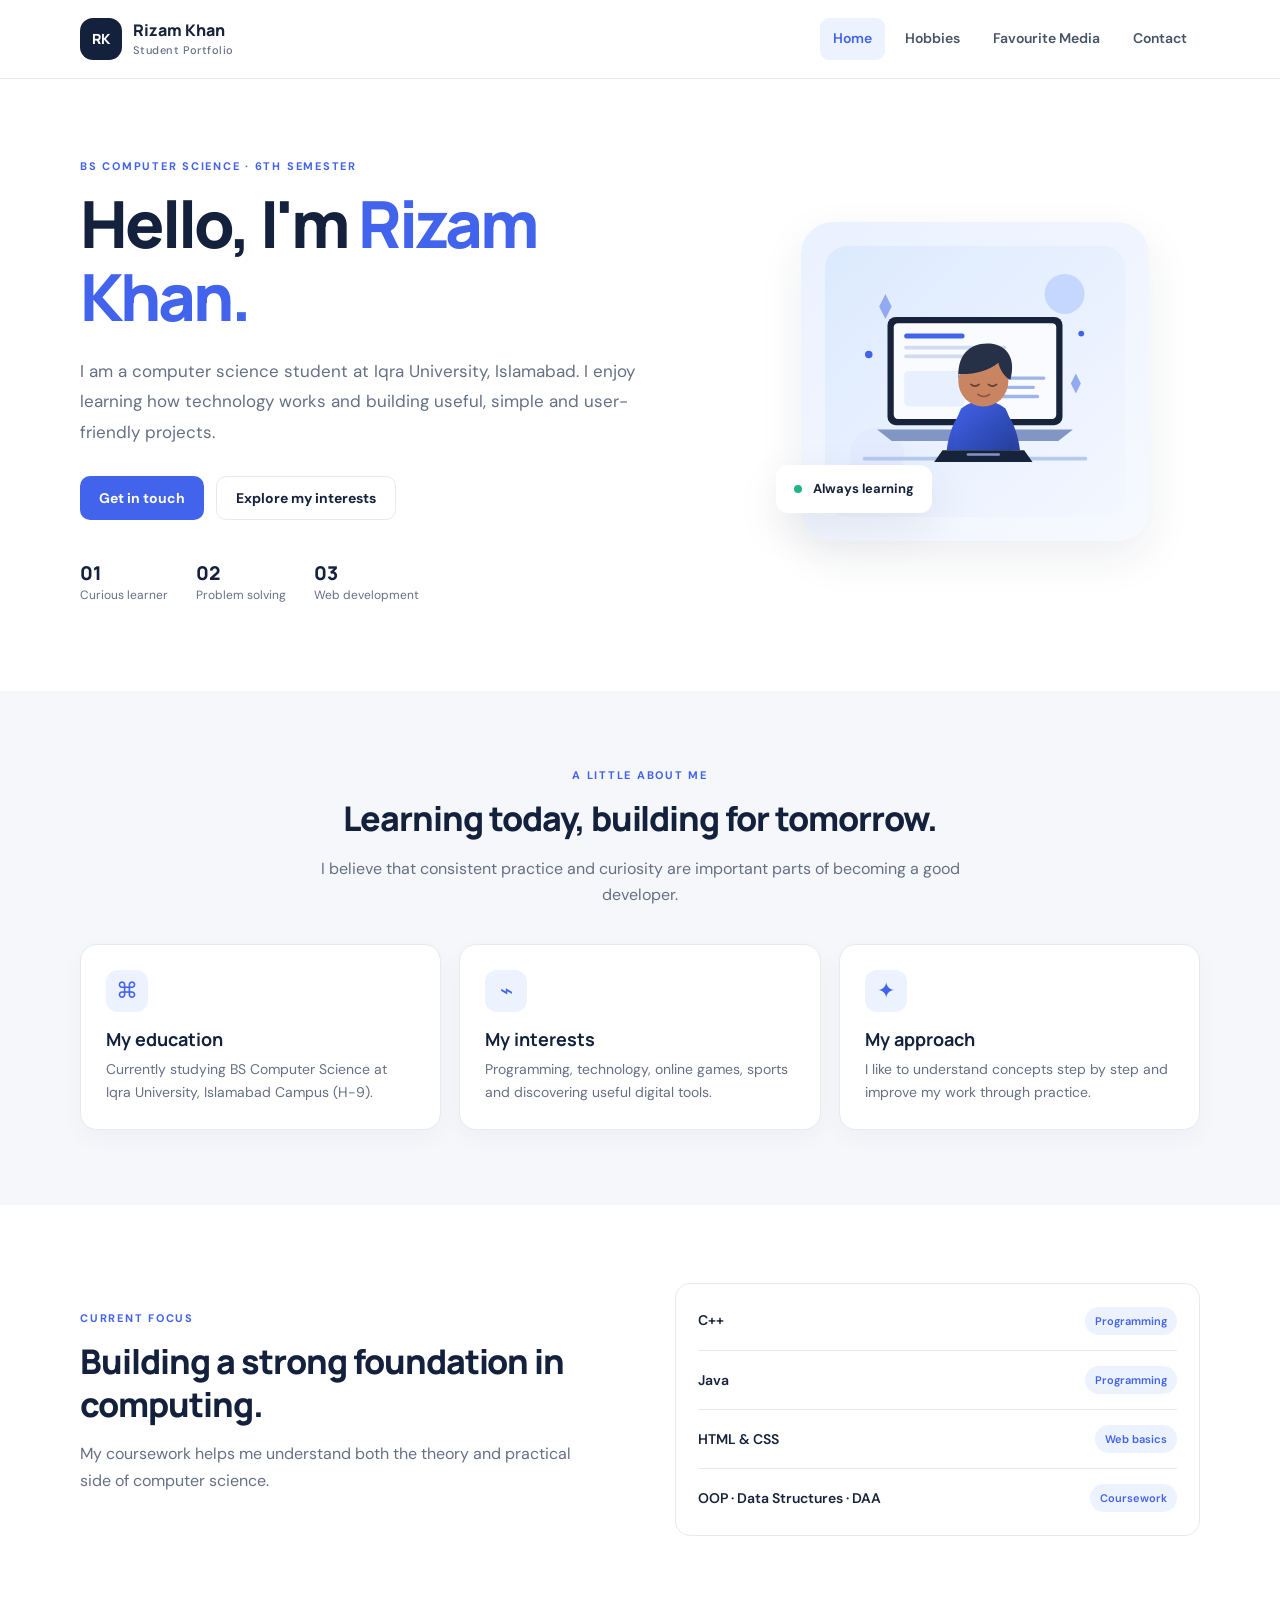
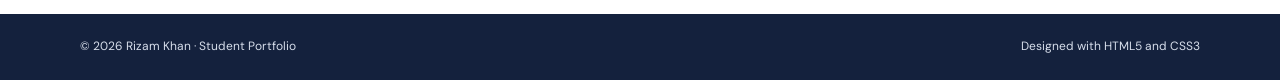
<file: index.html>
<!DOCTYPE html>
<html lang="en">
<head>
  <meta charset="UTF-8">
  <meta name="viewport" content="width=device-width, initial-scale=1.0">
  <meta name="description" content="Rizam Khan's student portfolio — skills, interests and contact information.">
  <meta name="author" content="Rizam Khan">
  <title>Home | Rizam Khan Portfolio</title>
  <link rel="icon" type="image/svg+xml" href="assets/favicon.svg">
  <link rel="stylesheet" href="css/style.css">
</head>
<body>
  <header class="site-header">
    <div class="container header-inner">
      <a class="brand" href="index.html"><span class="brand-mark">RK</span><span>Rizam Khan<small>Student Portfolio</small></span></a>
      <nav class="main-nav" aria-label="Main navigation">
        <a class="active" href="index.html">Home</a><a href="hobbies.html">Hobbies</a><a href="media.html">Favourite Media</a><a href="contact.html">Contact</a>
      </nav>
    </div>
  </header>

  <main>
    <section class="hero container">
      <div class="hero-copy">
        <p class="eyebrow">BS Computer Science · 6th Semester</p>
        <h1>Hello, I'm <span>Rizam Khan.</span></h1>
        <p class="hero-lead">I am a computer science student at Iqra University, Islamabad. I enjoy learning how technology works and building useful, simple and user-friendly projects.</p>
        <div class="hero-actions"><a class="btn btn-primary" href="contact.html">Get in touch</a><a class="btn btn-outline" href="hobbies.html">Explore my interests</a></div>
        <div class="quick-facts"><div><strong>01</strong><span>Curious learner</span></div><div><strong>02</strong><span>Problem solving</span></div><div><strong>03</strong><span>Web development</span></div></div>
      </div>
      <div class="hero-visual">
        <div class="portrait-frame"><img src="assets/profile-illustration.svg" alt="Illustration representing a computer science student"></div>
        <div class="floating-note"><span class="status-dot"></span> Always learning</div>
      </div>
    </section>

    <section class="section soft-section">
      <div class="container">
        <div class="section-heading"><p class="eyebrow">A little about me</p><h2>Learning today, building for tomorrow.</h2><p>I believe that consistent practice and curiosity are important parts of becoming a good developer.</p></div>
        <div class="card-grid three">
          <article class="info-card"><div class="icon-box">⌘</div><h3>My education</h3><p>Currently studying BS Computer Science at Iqra University, Islamabad Campus (H-9).</p></article>
          <article class="info-card"><div class="icon-box">⌁</div><h3>My interests</h3><p>Programming, technology, online games, sports and discovering useful digital tools.</p></article>
          <article class="info-card"><div class="icon-box">✦</div><h3>My approach</h3><p>I like to understand concepts step by step and improve my work through practice.</p></article>
        </div>
      </div>
    </section>

    <section class="container split-section">
      <div><p class="eyebrow">Current focus</p><h2>Building a strong foundation in computing.</h2><p class="muted">My coursework helps me understand both the theory and practical side of computer science.</p></div>
      <div class="skill-list"><div class="skill-row"><span> C++</span><span class="skill-tag">Programming</span></div><div class="skill-row"><span>Java</span><span class="skill-tag">Programming</span></div><div class="skill-row"><span>HTML &amp; CSS</span><span class="skill-tag">Web basics</span></div><div class="skill-row"><span>OOP · Data Structures · DAA</span><span class="skill-tag">Coursework</span></div></div>
    </section>
  </main>

  <footer class="site-footer"><div class="container footer-inner"><p>© 2026 Rizam Khan · Student Portfolio</p><p>Designed with HTML5 and CSS3</p></div></footer>
</body>
</html>
</file>
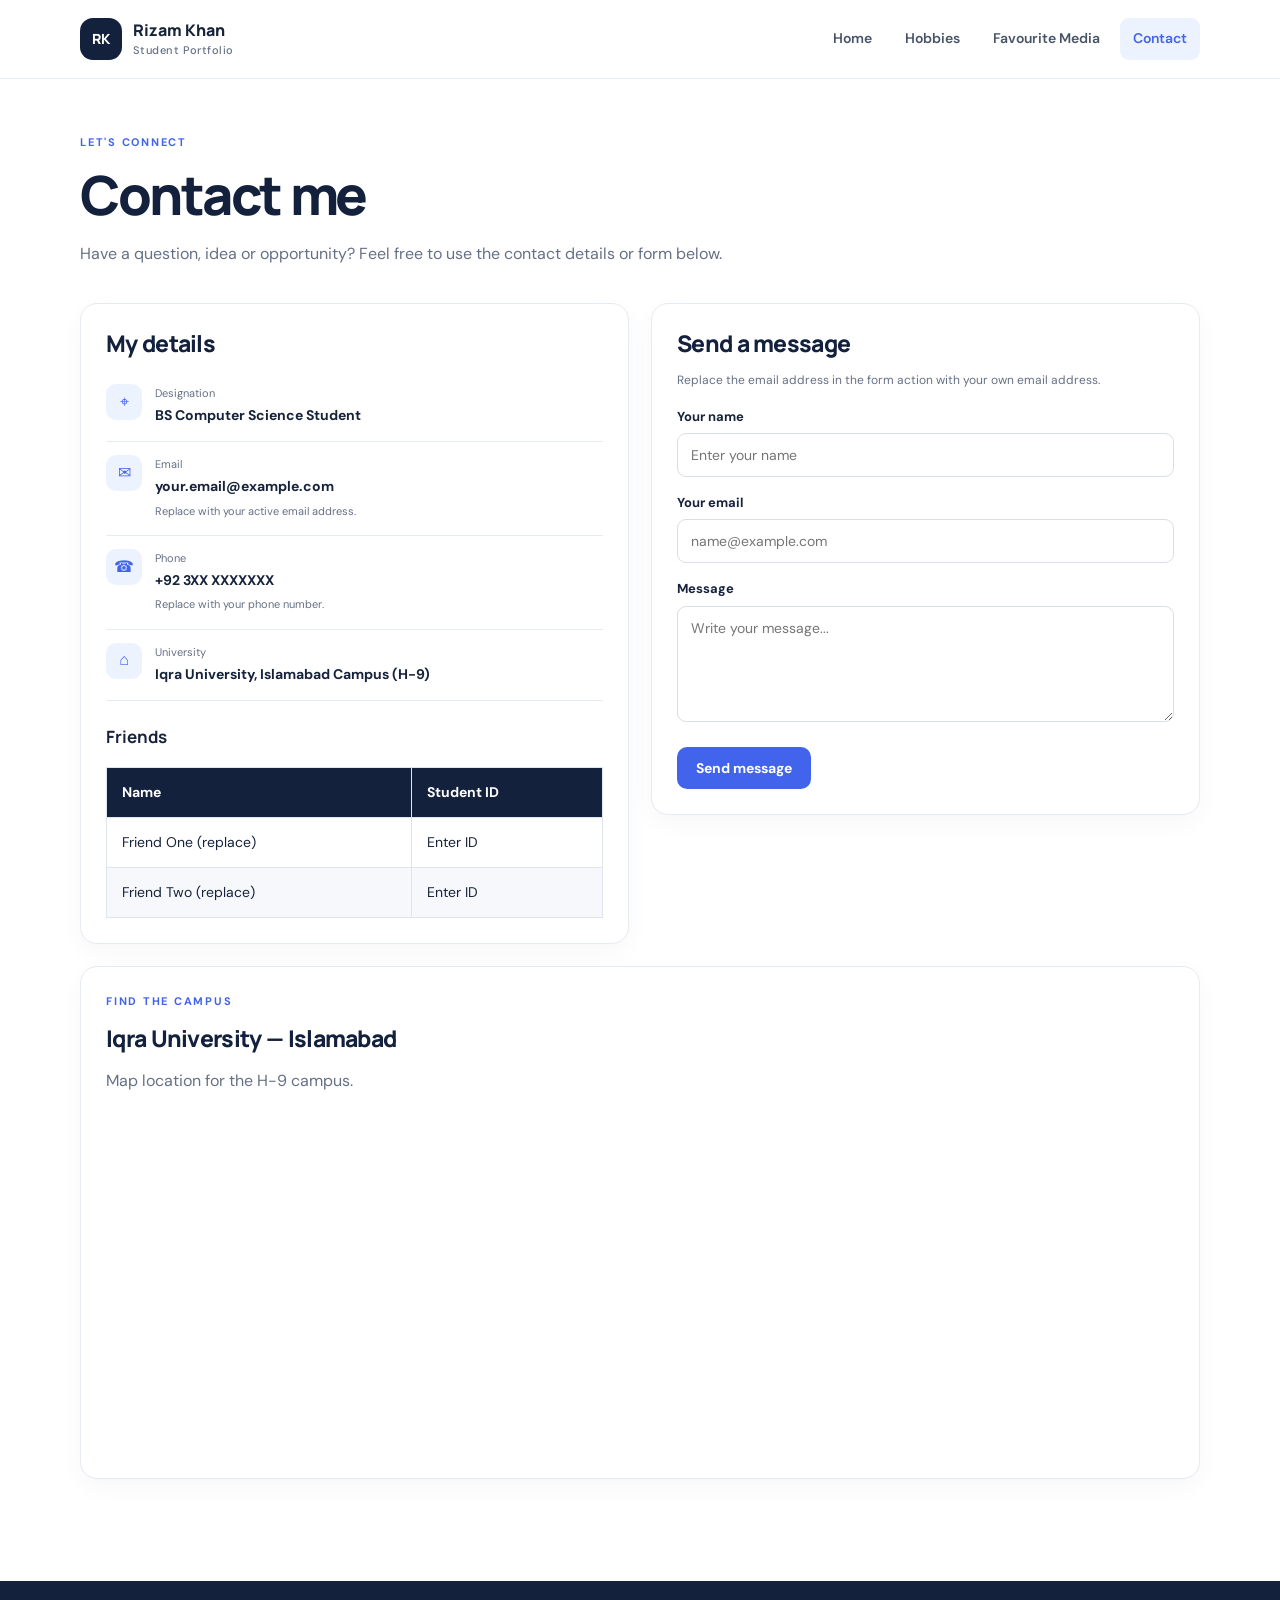
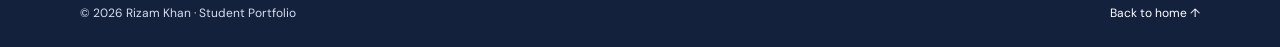
<file: contact.html>
<!DOCTYPE html>
<html lang="en">
<head>
  <meta charset="UTF-8"><meta name="viewport" content="width=device-width, initial-scale=1.0">
  <meta name="description" content="Contact Rizam Khan, BS Computer Science student."><meta name="author" content="Rizam Khan">
  <title>Contact | Rizam Khan Portfolio</title><link rel="icon" type="image/svg+xml" href="assets/favicon.svg"><link rel="stylesheet" href="css/style.css">
</head>
<body>
  <header class="site-header"><div class="container header-inner"><a class="brand" href="index.html"><span class="brand-mark">RK</span><span>Rizam Khan<small>Student Portfolio</small></span></a><nav class="main-nav" aria-label="Main navigation"><a href="index.html">Home</a><a href="hobbies.html">Hobbies</a><a href="media.html">Favourite Media</a><a class="active" href="contact.html">Contact</a></nav></div></header>
  <main class="container page-main">
    <section class="page-intro"><p class="eyebrow">Let's connect</p><h1>Contact me</h1><p>Have a question, idea or opportunity? Feel free to use the contact details or form below.</p></section>
    <section class="contact-grid">
      <div class="content-panel contact-details"><h2>My details</h2><div class="detail-item"><span class="detail-icon">⌖</span><div><small>Designation</small><strong>BS Computer Science Student</strong></div></div><div class="detail-item"><span class="detail-icon">✉</span><div><small>Email</small><strong>your.email@example.com</strong><p class="muted tiny">Replace with your active email address.</p></div></div><div class="detail-item"><span class="detail-icon">☎</span><div><small>Phone</small><strong>+92 3XX XXXXXXX</strong><p class="muted tiny">Replace with your phone number.</p></div></div><div class="detail-item"><span class="detail-icon">⌂</span><div><small>University</small><strong>Iqra University, Islamabad Campus (H-9)</strong></div></div>
        <h3 class="friends-heading">Friends</h3><div class="table-wrap"><table><thead><tr><th>Name</th><th>Student ID</th></tr></thead><tbody><tr><td>Friend One (replace)</td><td>Enter ID</td></tr><tr><td>Friend Two (replace)</td><td>Enter ID</td></tr></tbody></table></div>
      </div>
      <form class="content-panel contact-form" action="mailto:your.email@example.com" method="post" enctype="text/plain"><h2>Send a message</h2><p class="muted small-note">Replace the email address in the form action with your own email address.</p><label for="name">Your name</label><input id="name" name="name" type="text" placeholder="Enter your name" required><label for="email">Your email</label><input id="email" name="email" type="email" placeholder="name@example.com" required><label for="message">Message</label><textarea id="message" name="message" rows="5" placeholder="Write your message..." required></textarea><button class="btn btn-primary" type="submit">Send message</button></form>
    </section>
    <section class="content-panel map-panel"><div><p class="eyebrow">Find the campus</p><h2>Iqra University — Islamabad</h2><p class="muted">Map location for the H-9 campus.</p></div><div class="map-frame"><iframe title="Map showing Iqra University Islamabad Campus H-9" src="https://www.google.com/maps?q=Iqra%20University%20Islamabad%20H-9&amp;output=embed" loading="lazy" referrerpolicy="no-referrer-when-downgrade" allowfullscreen></iframe></div></section>
  </main>
  <footer class="site-footer"><div class="container footer-inner"><p>© 2026 Rizam Khan · Student Portfolio</p><p><a href="index.html">Back to home ↑</a></p></div></footer>
</body></html>
</file>
<file: css/style.css>
@import url('https://fonts.googleapis.com/css2?family=DM+Sans:wght@400;500;600;700&family=Manrope:wght@400;500;600;700;800&display=swap');
:root{--ink:#17233b;--muted:#667085;--navy:#14213d;--blue:#4263eb;--cyan:#dceafe;--paper:#fff;--soft:#f5f7fb;--line:#e6eaf1;--shadow:0 16px 45px rgba(22,35,59,.08)}
*{box-sizing:border-box}html{scroll-behavior:smooth}body{margin:0;background:var(--paper);color:var(--ink);font-family:'DM Sans',Arial,sans-serif;line-height:1.65}img{max-width:100%;display:block}a{color:var(--blue);text-decoration:none}a:hover{text-decoration:underline}.container{width:min(1120px,calc(100% - 40px));margin:0 auto}.site-header{position:sticky;top:0;z-index:20;background:rgba(255,255,255,.96);backdrop-filter:blur(12px);border-bottom:1px solid var(--line)}.header-inner{min-height:78px;display:flex;align-items:center;justify-content:space-between;gap:24px}.brand{display:flex;align-items:center;gap:11px;color:var(--ink);font-family:Manrope,sans-serif;font-weight:800;line-height:1.15}.brand:hover{text-decoration:none}.brand small{display:block;color:var(--muted);font:500 11px 'DM Sans',sans-serif;letter-spacing:.04em;margin-top:4px}.brand-mark{width:42px;height:42px;border-radius:13px;background:var(--navy);color:white;display:grid;place-items:center;font-size:14px}.main-nav{display:flex;align-items:center;gap:7px;flex-wrap:wrap}.main-nav a{padding:9px 13px;border-radius:9px;color:#475467;font-size:14px;font-weight:600}.main-nav a:hover,.main-nav a.active{background:#edf2ff;color:var(--blue);text-decoration:none}.hero{display:grid;grid-template-columns:1.15fr .85fr;align-items:center;gap:60px;padding-top:78px;padding-bottom:86px;min-height:570px}.eyebrow{font-size:11px;font-weight:700;letter-spacing:.16em;text-transform:uppercase;color:var(--blue);margin:0 0 13px}.hero h1,.page-intro h1{font:800 clamp(40px,6vw,65px)/1.12 Manrope,sans-serif;letter-spacing:-.045em;margin:0 0 22px;color:var(--navy)}.hero h1 span{color:var(--blue)}.hero-lead{font-size:17px;color:var(--muted);max-width:590px;line-height:1.8}.hero-actions{display:flex;gap:12px;flex-wrap:wrap;margin-top:28px}.btn{border:0;border-radius:10px;padding:12px 19px;font:700 14px 'DM Sans',sans-serif;display:inline-flex;align-items:center;justify-content:center;cursor:pointer}.btn-primary{background:var(--blue);color:#fff}.btn-primary:hover{background:#304fd1;color:#fff;text-decoration:none}.btn-outline{border:1px solid var(--line);color:var(--ink);background:white}.btn-outline:hover{background:var(--soft);text-decoration:none}.hero-visual{position:relative;max-width:440px;margin:auto}.portrait-frame{padding:24px;border-radius:32px;background:linear-gradient(145deg,#eaf1ff,#f7f9ff);box-shadow:var(--shadow)}.portrait-frame img{width:100%;border-radius:22px}.floating-note{position:absolute;bottom:28px;left:-25px;padding:13px 18px;background:white;border-radius:12px;box-shadow:var(--shadow);font-size:13px;font-weight:700}.status-dot{display:inline-block;width:8px;height:8px;border-radius:50%;background:#20b486;margin-right:8px}.quick-facts{display:flex;gap:28px;margin-top:40px}.quick-facts div{display:flex;flex-direction:column}.quick-facts strong{font:800 19px Manrope;color:var(--navy)}.quick-facts span{font-size:12px;color:var(--muted)}.soft-section{background:var(--soft);padding:75px 0}.section-heading{text-align:center;max-width:650px;margin:0 auto 35px}.section-heading h2,.split-section h2,.content-panel h2,.game-copy h2,.map-panel h2{font:800 clamp(25px,3vw,34px)/1.25 Manrope;color:var(--navy);letter-spacing:-.03em;margin:0 0 13px}.section-heading>p:last-child,.muted{color:var(--muted)}.card-grid{display:grid;gap:18px}.card-grid.three{grid-template-columns:repeat(3,1fr)}.info-card,.content-panel{background:white;border:1px solid var(--line);border-radius:17px;padding:25px;box-shadow:0 8px 25px rgba(22,35,59,.035)}.info-card h3,.social-card h3,.video-info h3{font:700 18px Manrope;margin:15px 0 7px;color:var(--navy)}.info-card p{margin:0;color:var(--muted);font-size:14px}.icon-box{width:42px;height:42px;border-radius:12px;background:#edf2ff;color:var(--blue);display:grid;place-items:center;font-size:22px}.split-section{display:grid;grid-template-columns:1fr 1fr;gap:70px;padding-top:78px;padding-bottom:78px;align-items:center}.skill-list{border:1px solid var(--line);border-radius:15px;padding:8px 22px}.skill-row{display:flex;justify-content:space-between;align-items:center;padding:15px 0;border-bottom:1px solid var(--line);font-weight:600;font-size:14px;gap:12px}.skill-row:last-child{border:0}.skill-tag,.pill{font-size:11px;color:var(--blue);background:#edf2ff;border-radius:100px;padding:5px 10px;white-space:nowrap}.site-footer{background:var(--navy);color:#d7deeb;padding:23px 0;font-size:12px}.footer-inner{display:flex;justify-content:space-between;gap:15px;flex-wrap:wrap}.footer-inner p{margin:0}.footer-inner a{color:white}.page-main{padding-top:54px;padding-bottom:80px}.page-intro{max-width:720px;margin-bottom:36px}.page-intro h1{font-size:clamp(38px,5vw,54px);margin-bottom:14px}.page-intro>p:last-child{color:var(--muted);font-size:16px}.content-panel{margin-bottom:22px}.content-panel h2{font-size:23px}.two-col{display:grid;grid-template-columns:1fr 1fr;gap:45px}.styled-list{padding-left:23px;color:#475467}.styled-list li{padding:5px 0}.game-feature{display:grid;grid-template-columns:1fr 1fr;align-items:center;gap:35px;margin:25px 0 30px;background:var(--soft);border-radius:18px;overflow:hidden}.game-feature.reverse .game-image{order:2}.game-image{height:100%;min-height:280px}.game-image img{width:100%;height:100%;object-fit:cover}.game-copy{padding:28px 35px 28px 0}.game-feature.reverse .game-copy{padding:28px 0 28px 35px}.game-copy p:not(.eyebrow){color:var(--muted)}.table-wrap{width:100%;overflow-x:auto}table{width:100%;border-collapse:collapse;margin-top:14px;font-size:14px;min-width:460px}th,td{text-align:left;padding:13px 15px;border:1px solid #dfe5ee}th{background:var(--navy);color:white;font-weight:700}tbody tr:nth-child(even){background:#f6f8fc}tbody tr:hover{background:#eaf0ff;transition:background .2s}.small-note{font-size:12px}.media-layout{display:grid;grid-template-columns:.9fr 1.1fr;gap:28px;align-items:start}.media-layout h2{font:800 23px Manrope;color:var(--navy);margin:0 0 17px}.social-card{border:1px solid var(--line);border-radius:14px;overflow:hidden;margin-bottom:16px;background:white}.social-card img{width:100%;height:150px;object-fit:cover;background:#edf2ff}.social-card>div{padding:17px}.social-card h3{margin:5px 0}.social-card p{font-size:13px;color:var(--muted);margin:0}.social-label{font-size:10px;font-weight:700;letter-spacing:.13em;color:var(--blue)}.video-card{border:1px solid var(--line);border-radius:13px;overflow:hidden;margin-bottom:15px;background:white}.video-frame{position:relative;width:100%;aspect-ratio:16/9;background:#101828}.video-frame iframe{position:absolute;inset:0;width:100%;height:100%;border:0}.video-info{padding:10px 15px 13px;display:flex;justify-content:space-between;align-items:center;gap:12px}.video-info h3{font-size:14px;margin:0}.video-info a{font-size:12px;font-weight:700;white-space:nowrap}.media-image-panel{margin-top:30px}.image-pair{display:grid;grid-template-columns:1fr 1fr;gap:18px}.image-pair figure{margin:0}.image-pair img{height:210px;width:100%;object-fit:cover;border-radius:10px;background:#edf2ff}.image-pair figcaption{font-size:12px;color:var(--muted);margin-top:8px}.contact-grid{display:grid;grid-template-columns:1fr 1fr;gap:22px;align-items:start}.contact-details,.contact-form{margin:0}.detail-item{display:flex;gap:13px;padding:13px 0;border-bottom:1px solid var(--line)}.detail-icon{width:36px;height:36px;flex:none;display:grid;place-items:center;background:#edf2ff;color:var(--blue);border-radius:10px}.detail-item small{display:block;color:var(--muted);font-size:11px}.detail-item strong{font-size:14px}.tiny{font-size:11px;margin:2px 0}.friends-heading{font:700 17px Manrope;margin:24px 0 5px}.contact-form label{display:block;font-size:13px;font-weight:700;margin:15px 0 6px}.contact-form input,.contact-form textarea{width:100%;border:1px solid #d8deea;border-radius:9px;padding:12px 13px;font:14px 'DM Sans',sans-serif;color:var(--ink);background:#fff}.contact-form input:focus,.contact-form textarea:focus{outline:2px solid #c8d5ff;border-color:var(--blue)}.contact-form textarea{resize:vertical}.contact-form button{margin-top:17px}.map-panel{margin-top:22px}.map-frame{height:340px;border-radius:12px;overflow:hidden;margin-top:18px}.map-frame iframe{width:100%;height:100%;border:0}
@media(max-width:800px){.hero{grid-template-columns:1fr;gap:35px;padding-top:55px;text-align:center}.hero-lead{margin-left:auto;margin-right:auto}.hero-actions,.quick-facts{justify-content:center}.hero-visual{max-width:360px}.card-grid.three{grid-template-columns:1fr}.split-section{grid-template-columns:1fr;gap:25px}.media-layout{grid-template-columns:1fr}.contact-grid{grid-template-columns:1fr}.game-feature{grid-template-columns:1fr}.game-feature.reverse .game-image{order:0}.game-copy,.game-feature.reverse .game-copy{padding:25px}.game-image{min-height:220px}.two-col{gap:20px}}
@media(max-width:520px){.container{width:min(100% - 28px,1120px)}.header-inner{padding:12px 0;align-items:flex-start;flex-direction:column;gap:10px}.main-nav{width:100%;gap:3px}.main-nav a{font-size:12px;padding:8px 9px}.hero{padding-top:40px;padding-bottom:55px}.hero h1{font-size:40px}.hero-lead{font-size:15px}.quick-facts{gap:16px}.quick-facts span{font-size:10px}.page-main{padding-top:38px}.two-col{grid-template-columns:1fr}.image-pair{grid-template-columns:1fr}.image-pair img{height:190px}.video-info{align-items:flex-start;flex-direction:column;gap:4px}.floating-note{left:-8px}.footer-inner{flex-direction:column}.map-frame{height:280px}}
</file>
